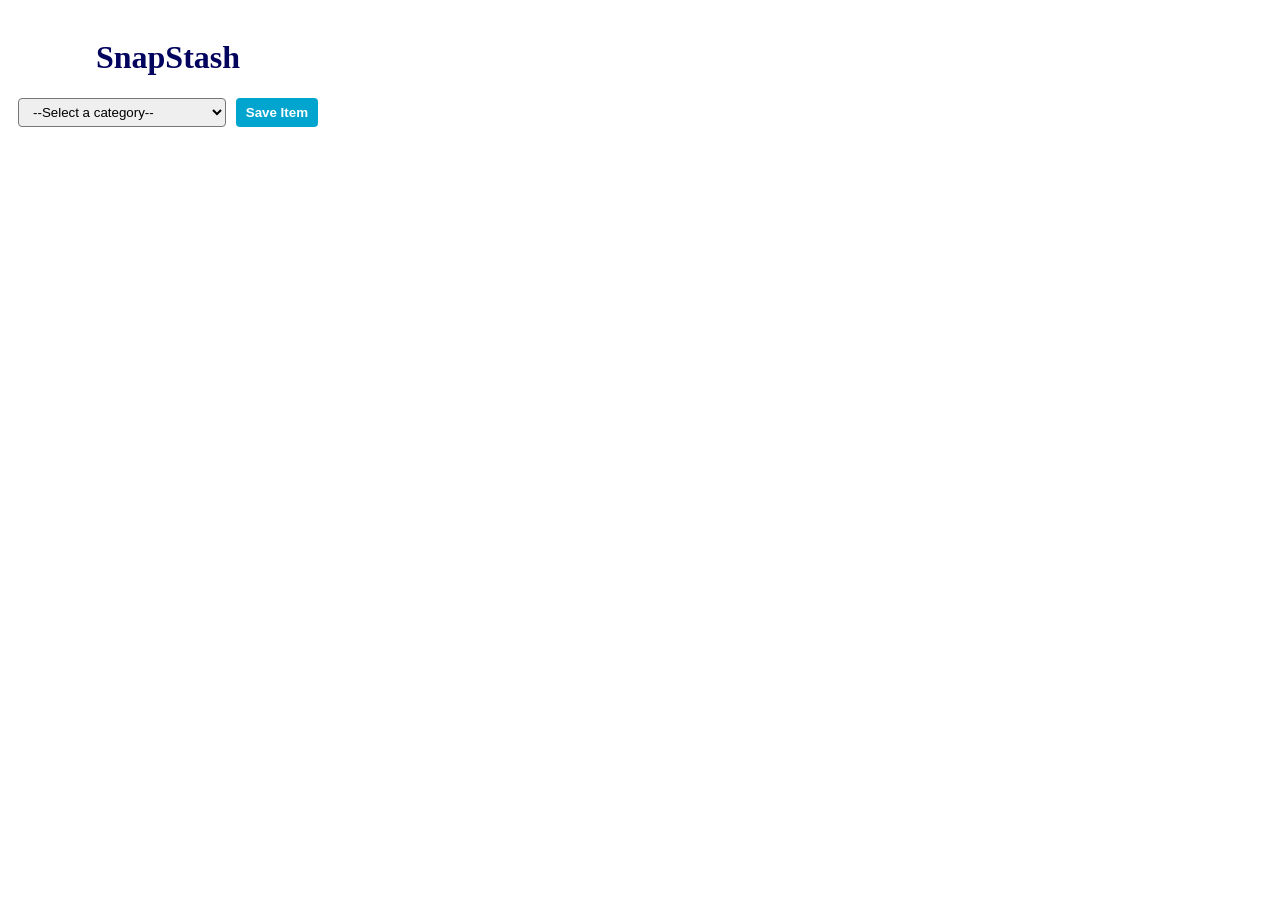
<file: Scrim 10/index.html>
<!DOCTYPE html>
<html>
<head>
  <title>Shopping List</title>
  <link rel="stylesheet" href="https://cdnjs.cloudflare.com/ajax/libs/font-awesome/6.0.0-beta3/css/all.min.css">
  <link rel="stylesheet" type="text/css" href="assets/css/index.css">
</head>
<body>
   <h1>SnapStash</h1>
   <div id="itemPreview"></div>
   <div class="controls">
      <select id="category">
         <option value="">--Select a category--</option>
         <option value="Books">Books</option>
         <option value="Clothes">Clothes</option>
         <option value="Shoes">Shoes</option>
         <option value="Electronics">Electronics</option>
         <option value="Pets">Pets</option>
         <option value="Health">Health</option>
      </select>
      <button id="saveButton">Save Item</button>
   </div>
   <ul id="itemList"></ul>
   <script src="index.js"></script>
</body>
</html>
</file>
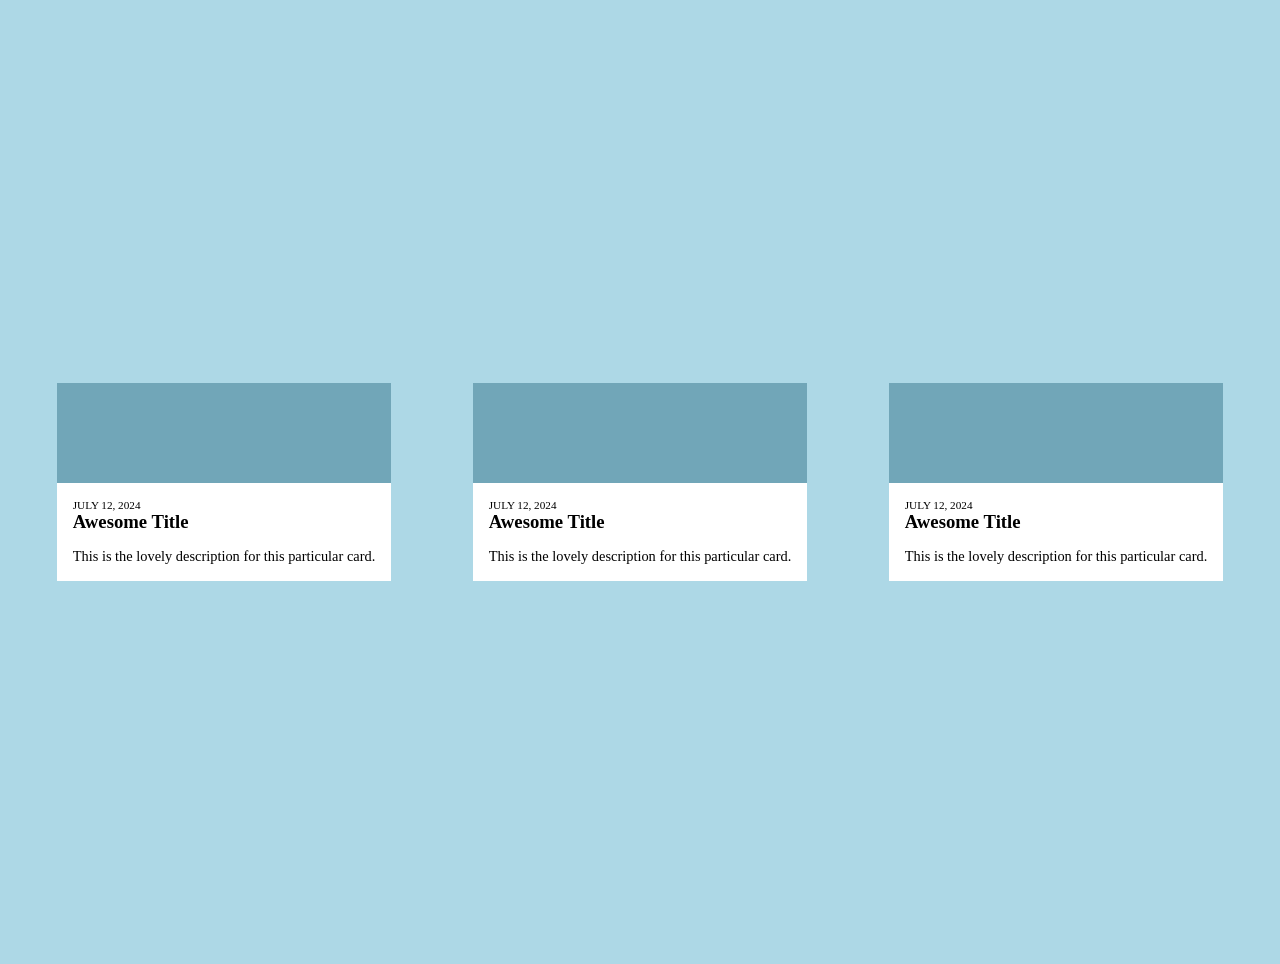
<file: Scrim 2/index.html>
<html>
    <head>
        <link rel="stylesheet" href="assets/css/index.css">
    </head>
    <body>
        <div class="card">
            <span></span>
            <div class="content">
                <p class="date">July 12, 2024</p>
                <h3>Awesome Title</h3>
                <p class="desc">This is the lovely description for this particular card.</p>
            </div>
        </div>
        <div class="card">
            <span></span>
            <div class="content">
                <p class="date">July 12, 2024</p>
                <h3>Awesome Title</h3>
                <p class="desc">This is the lovely description for this particular card.</p>
            </div>
        </div>
        <div class="card">
            <span></span>
            <div class="content">
                <p class="date">July 12, 2024</p>
                <h3>Awesome Title</h3>
                <p class="desc">This is the lovely description for this particular card.</p>
            </div>
        </div>
    </body>
</html>
</file>
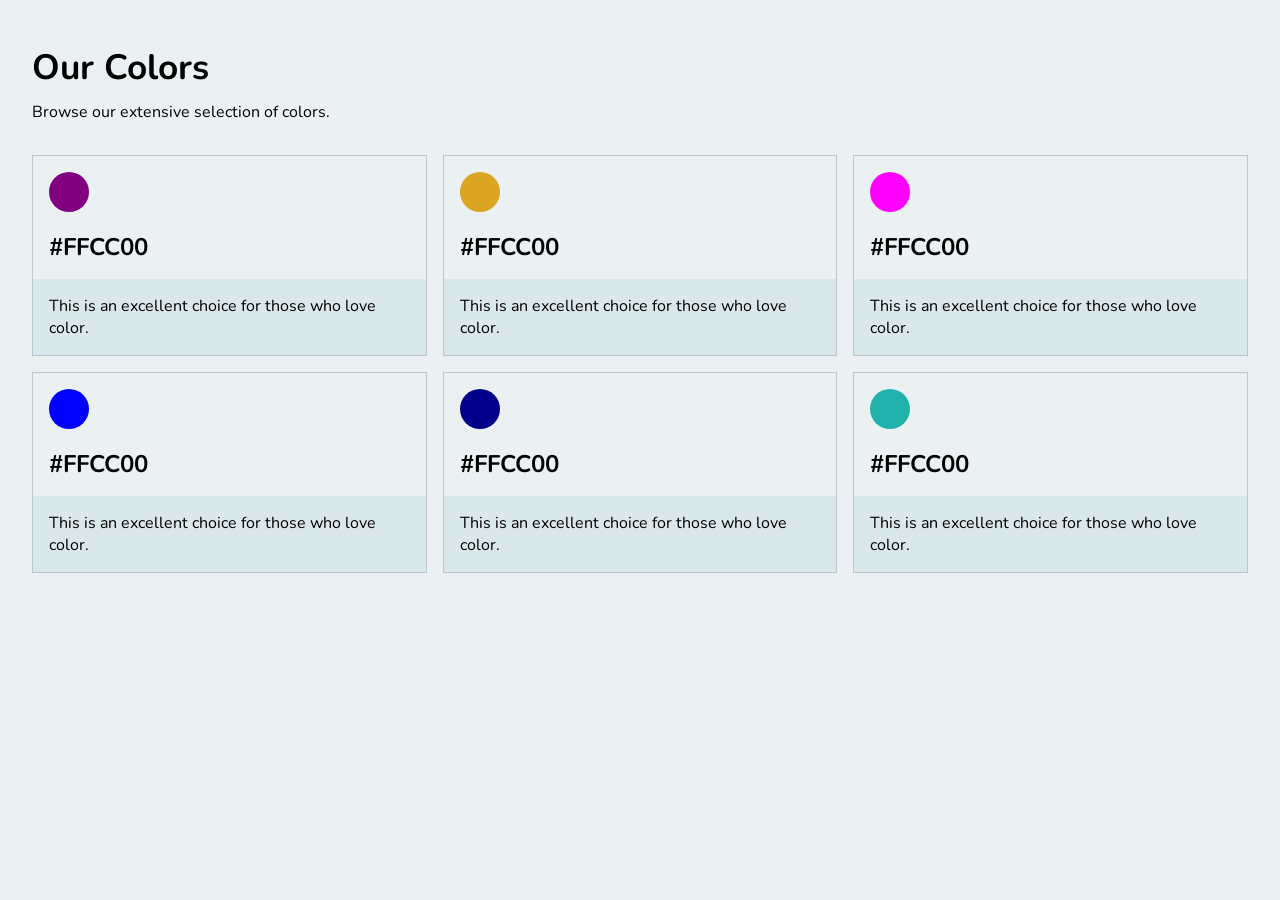
<file: Scrim 4/index.html>
<html>
    <head>
        <link rel="stylesheet" href="assets/css/index.css">
    </head>
    <body>
        <div class="container">
            <h1>Our Colors</h1>
            <p class="subheading">Browse our extensive selection of colors.</p>
            
            <div class='color-container'>
                <div class="color">
                    <span></span>
                    <p class="code">#FFCC00</p>
                    <p class="desc">This is an excellent choice for those who love color.</p>
                </div>
                <div class="color">
                    <span></span>
                    <p class="code">#FFCC00</p>
                    <p class="desc">This is an excellent choice for those who love color.</p>
                </div>
                <div class="color">
                    <span></span>
                    <p class="code">#FFCC00</p>
                    <p class="desc">This is an excellent choice for those who love color.</p>
                </div>
                <div class="color">
                    <span></span>
                    <p class="code">#FFCC00</p>
                    <p class="desc">This is an excellent choice for those who love color.</p>
                </div>
                <div class="color">
                    <span></span>
                    <p class="code">#FFCC00</p>
                    <p class="desc">This is an excellent choice for those who love color.</p>
                </div>
                <div class="color">
                    <span></span>
                    <p class="code">#FFCC00</p>
                    <p class="desc">This is an excellent choice for those who love color.</p>
                </div>
            </div>
        </div>
    </body>
</html>
</file>
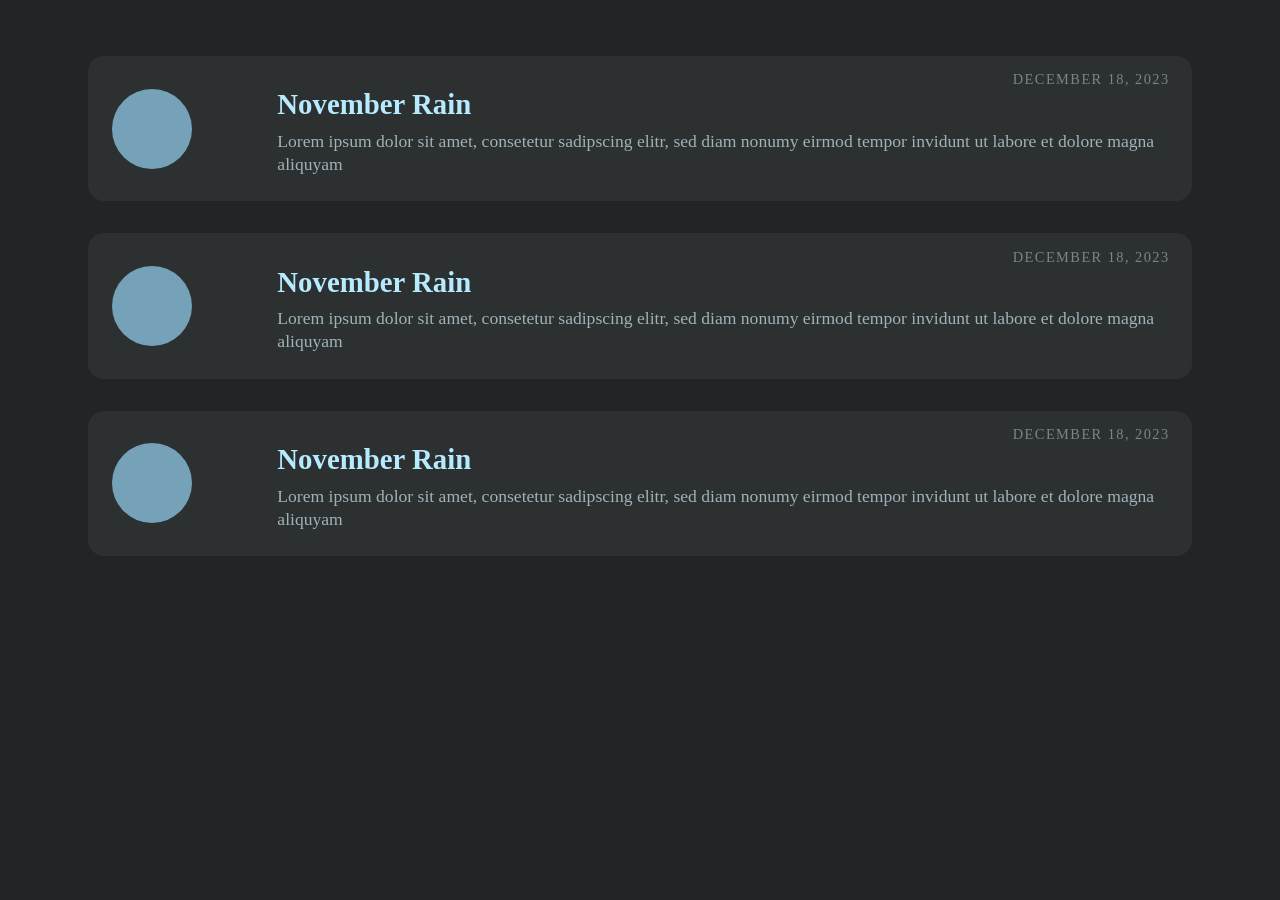
<file: Scrim 5/index.html>
<html>
    <head>
        <link rel="stylesheet" href="assets/css/index.css">
    </head>
    <body>
        <div class="container">
            <div class="card">
                <span></span>
                <div class="content">
                    <p class="date">December 18, 2023</p>
                    <h3>November Rain</h3>
                    <p class="desc">Lorem ipsum dolor sit amet, consetetur sadipscing elitr, sed diam nonumy eirmod tempor invidunt ut labore et dolore magna aliquyam</p>
                </div>
            </div>
            <div class="card">
                <span></span>
                <div class="content">
                    <p class="date">December 18, 2023</p>
                    <h3>November Rain</h3>
                    <p class="desc">Lorem ipsum dolor sit amet, consetetur sadipscing elitr, sed diam nonumy eirmod tempor invidunt ut labore et dolore magna aliquyam</p>
                </div>
            </div>
            <div class="card">
                <span></span>
                <div class="content">
                    <p class="date">December 18, 2023</p>
                    <h3>November Rain</h3>
                    <p class="desc">Lorem ipsum dolor sit amet, consetetur sadipscing elitr, sed diam nonumy eirmod tempor invidunt ut labore et dolore magna aliquyam</p>
                </div>
            </div>
        </div>
    </body>
</html>
</file>
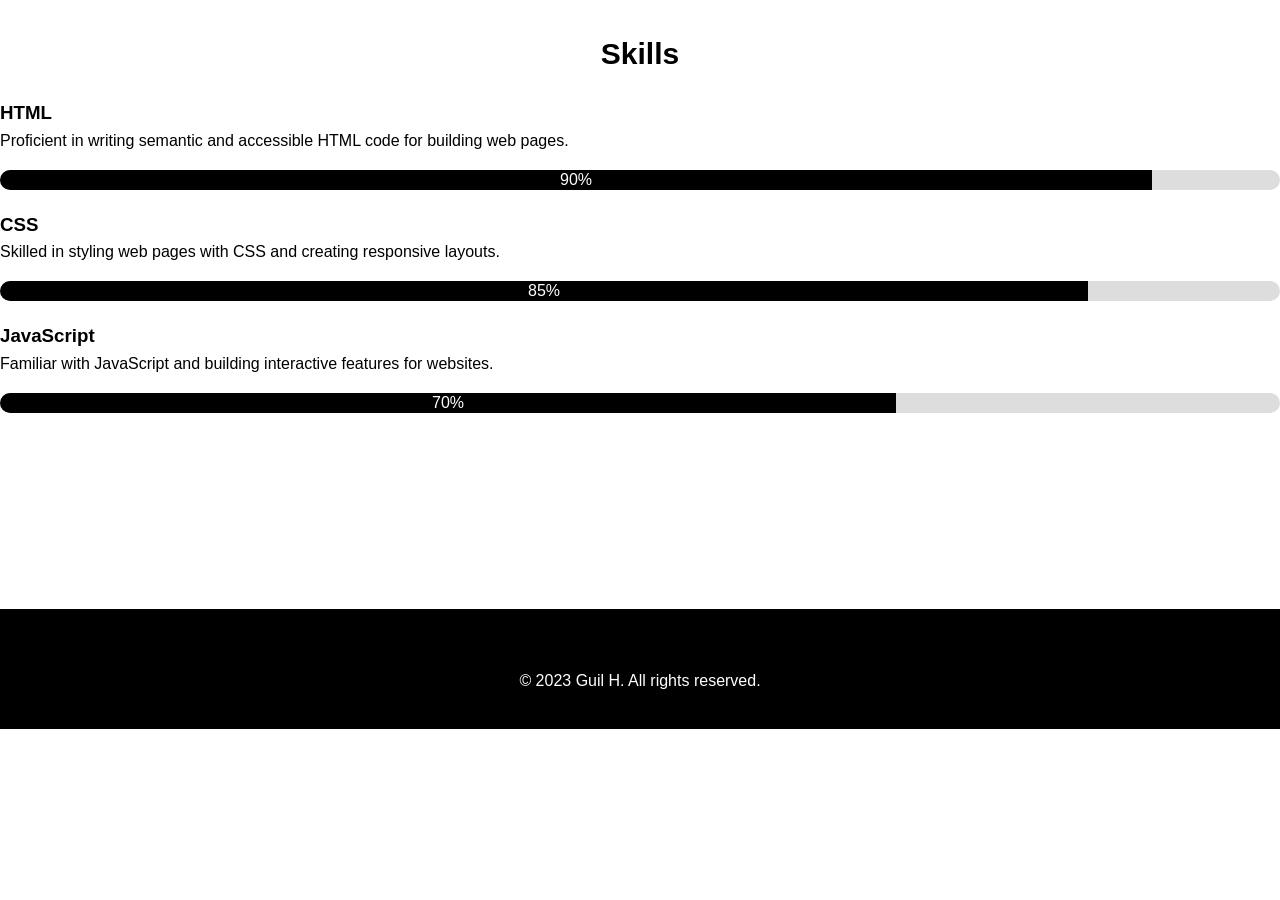
<file: Scrim 8/index.html>
<!DOCTYPE html>
<html>
   <head>
      <meta charset="utf-8">
      <title>Scrim 8</title>
      <link rel="stylesheet" href="./assets/css/index.css">
   </head>

   <body>
      <main>
         <!-- Skills Section -->       
         <section id="skills">  
            <h2>Skills</h2>       

            <div class="skill">                        
               <h3>HTML</h3>
               <p>Proficient in writing semantic and accessible HTML code for building web pages.</p>            
               <div class="progress-bar">
                  <div class="progress" style="width: 90%;">90%</div>
               </div>
            </div>
        
            <div class="skill">
               <h3>CSS</h3>
               <p>Skilled in styling web pages with CSS and creating responsive layouts.</p>             
               <div class="progress-bar">
                  <div class="progress" style="width: 85%;">85%</div>
               </div>
            </div>

            <div class="skill">
               <h3>JavaScript</h3>
               <p>Familiar with JavaScript and building interactive features for websites.</p>
               <div class="progress-bar">
                  <div class="progress" style="width: 70%;">70%</div>
               </div>
            </div>
         </section>
      </main>

      <footer>
         <div class="social-icons">
            <a href="https://www.linkedin.com/your-profile" target="_blank"><i class="fab fa-linkedin"></i></a>
            <a href="https://twitter.com/your-handle" target="_blank"><i class="fab fa-twitter"></i></a>
            <a href="https://www.instagram.com/your-handle" target="_blank"><i class="fab fa-instagram"></i></a>
        </div>
        <p>&copy; 2023 Guil H. All rights reserved.</p>
      </footer>
   </body>
</html>
</file>
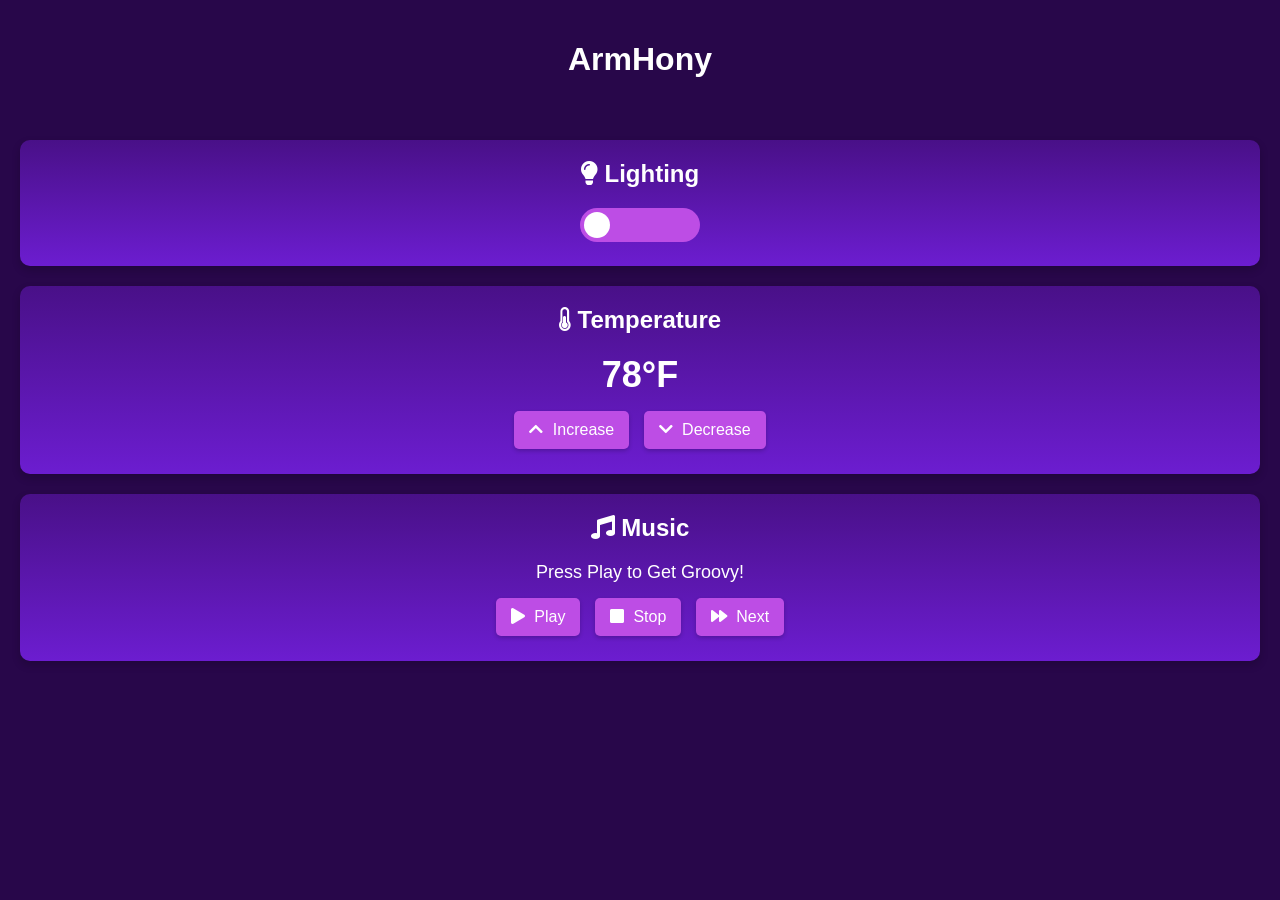
<file: Scrim 9/index.html>
<!DOCTYPE html>
<html lang="en">
<head>
    <meta charset="UTF-8">
    <meta name="viewport" content="width=device-width, initial-scale=1.0">
    <link rel="stylesheet" href="https://cdnjs.cloudflare.com/ajax/libs/font-awesome/5.15.3/css/all.min.css">
    <link rel="stylesheet" href="assets/css/index.css">
    <link rel="manifest" href="manifest.json">
    <title>Smart Home Interface</title>
</head>
<body>
    <header>
        <h1>ArmHony</h1>
    </header>
    <main>
        <section id="lighting">
            <h2><i class="fas fa-lightbulb"></i> Lighting</h2>
            <label class="switch">
                <input type="checkbox" id="toggleLights">
                <span class="slider"></span>
            </label>
        </section>
        <section id="temperature">
            <h2><i class="fas fa-thermometer-half"></i> Temperature</h2>
            <div class="temperature-display" id="temperatureDisplay">78°F</div>
            <button id="increaseTemp"><i class="fas fa-chevron-up"></i> Increase</button>
            <button id="decreaseTemp"><i class="fas fa-chevron-down"></i> Decrease</button>
        </section>
        <section id="music">
            <h2><i class="fas fa-music"></i> Music</h2>
            <div class="song-name" id="songName">Press Play to Get Groovy!</div>
            <button id="playPause"><i class="fas fa-play"></i> Play</button>
            <button id="stop"><i class="fas fa-stop"></i> Stop</button>
            <button id="nextTrack"><i class="fas fa-forward"></i> Next</button>
        </section>
    </main>
    <script src="index.js"></script>
</body>
</html>
</file>
<file: Scrim 10/assets/css/index.css>
body {
  width: 300px;
  padding: 10px;
}

h1, h2 {
  color: #03045e;
}

h2 {
  margin-bottom: 0;
}

h1 {
  text-align: center;
}

a {
  color: #00b4d8;
  line-height: 1.5;
}

.controls {
  display: flex;
  gap: 10px;
  margin-top: 15px;
  margin-bottom: 20px;
}

select {
  flex: 1;
}

button {
  background-color: #00A5cf;
  border: none;
  color: white;
  font-weight: bold;
  cursor: pointer;
}

.controls button:hover {
  background-color: #08b4df;
}

select, button {
  padding: 5px 10px;
  border-radius: 4px;
}

.category-list {
  list-style: none;
  padding: 0;
  margin: 10px 0;
}

ul {
  list-style-type: none;
  padding: 0;
}

li {
  margin-bottom: 5px;
}

.item-container {
  display: flex;
  justify-content: space-between;
  align-items: center;
  gap: 10px;
  margin-bottom: 10px;
}

.item-info {
  flex: 1;
}

.deleteButton {
  border: none;
  background-color: #e3e3e3;
  color: #999;
  cursor: pointer;
}

.deleteButton:hover {
  background-color: #e3e3e3;
  color: #333;
}

.deleteButton:active {
  background-color: #e3e3e3;
  color: #000;
}
</file>
<file: Scrim 2/assets/css/index.css>
html, body {
    margin: 0;
    padding: 0;
}

body {
    height: 100vh;
    display: grid;
    grid-template-columns: repeat(3, auto);
    place-items: center;
    background: lightblue;
    grid-gap: 2em;
}

.card {
    background: white;
}
span {
    height: 100px;
    display: block;
    width: 100%;
    background: #71A6B8;
}

p.date {
    text-align: center;
    font-size: .7em;
    text-transform: uppercase;
}
h3 {
    margin: 0;
}
p.desc {
    font-size: .9em;
}

/* 
   Use the following properties
   to fix the alignment and white
   space issues on the rulesets
   below this comment.
   
   margin, padding, text-align
   
*/

body {
    padding: 2em;
}
.content {
    padding: 1em;
}

p.date {
    text-align: left;
    margin: 0;
}

h3 {

}

p.desc {
    margin-bottom: 0;
}
</file>
<file: Scrim 4/assets/css/index.css>
@import url('https://fonts.googleapis.com/css?family=Nunito:400,700&display=swap');

html, body {
    margin: 0;
    padding: 0;
    font-family: 'Nunito';
}

body {
    background: #EBF1F3;
    height: 100vh;
}

.container {
    padding: 2em;
}
h1 {
    font-size: 1.2em;
    margin: .3em 0;
}
p.subheading {
    margin-top: 0;
    margin-bottom: 2em;
}
.color-container {
    display: grid;
    grid-template-columns: repeat(3, 150px);
    grid-gap: 1em;
}
.color {
    border: 1px solid #B8C8CE;
    padding: 1em 1em 0;
}
span {
    width: 40px;
    height: 40px;
    display: block;
    border-radius: 50%;
}
.color:nth-of-type(1) span { background: purple; }
.color:nth-of-type(2) span { background: goldenrod; }
.color:nth-of-type(3) span { background: magenta; }
.color:nth-of-type(4) span { background: blue; }
.color:nth-of-type(5) span { background: darkblue; }
.color:nth-of-type(6) span { background: lightseagreen; }

p.code {
    font-size: .8em;
    margin-bottom: 0;
    margin-top: .8em;
}
p.desc {
    margin-bottom: 0;
    background: #DAE7EB;
    margin: 1em -1em 0;
    padding: 1em;
}

/* Overwrites for scalable layouts */

.color-container {
    grid-template-columns: repeat(3, auto);
}

h1 {
    font-size: 2.2em;
}

p.code {
    font-size: 1.5em;
    font-weight: bold;
}
</file>
<file: Scrim 5/assets/css/index.css>
html, body {
    margin: 0;
    padding: 0;
}

body {
    background: #212527;
    color: #9FB2B9;
}

.container {
    display: grid;
    width: 100%;
    margin: 2em auto 0;
}

.card {
    background: #2C3031;
    display: grid;
    grid-template-columns: 1fr 5fr;
    align-items: center;
    border-radius: 1em;
    margin-bottom: 2em;
    padding: 1.5em;                             /* Solves the issue of the card being too small and the text being cramped. Replaces most of the margin and padding used in other selectors. */
}

p, h3 {
    margin: 0;
}

h3 {
    margin-left: 1em;
    margin-top: .5em;
    color: #B6EAFF;
}

span {
    width: 5em;
    height: 5em;
    background: #75A2B8;
    border-radius: 50%;
    margin-left: 1em;
}

/* 

   Your fixes below:
   
   My solution included using the following properties:  
   width, background, padding, margin,
   text-transform, font-size, letter-spacing & color
   
*/

.container {
    /* margin: 0; */
    width: 90%;
}

.card {
    margin: 1.5em;
    margin-bottom: .5em;
    padding: .5em;
}

p.date {
    text-align: right;
    margin-right: 1em;
    margin-top: .5em;
    font-size: .9em;
    text-transform: uppercase;
    letter-spacing: .1em;
    color: #7A8587;
}

h3 {
    margin-left: 0;
    margin-top: 0;
    font-size: 1.8em;
}

.desc{
    margin-bottom: 1em;
    margin-top: .5em;
    font-size: 1.1em;
    margin-right: 1em;
    line-height: 1.3em;
}
</file>
<file: Scrim 8/assets/css/index.css>
/* Reset default margin and padding for all elements */
body, h1, h2, h3, p, ul, li {
    margin: 0;
    padding: 0;
}

h2 {
    font-size: 30px;
    text-align: center;
    margin-bottom: 20px;
}

p {
    margin-bottom: 16px;
}

section {
    margin: 30px 0;
}

/* Set a black-and-white color scheme */
body {
    background-color: #fff;
    color: #000;
    font-family: 'Arial', sans-serif;
    line-height: 1.6; /* Generous line height for easier reading */
}

/* Horizontal header with center-aligned content */
header {
    background-color: #000;
    color: #fff;
    padding: 20px 0;
    text-align: center;
}

header h1 {
    font-size: 32px;
}

nav ul {
    list-style: none;
}

nav li {
    display: inline-block;
    margin-right: 20px;
}

nav li a {
    text-decoration: none;
    color: #fff;
    font-size: 18px;
}

nav a:hover {
    text-decoration: underline;
}

/* Style the About section */
#about {
    text-align: center;
}

.about-content {
    margin-top: 30px; /* Add visual space between header and content */
}

.about-content img {
    width: 150px;
    height: 150px;
    border-radius: 50%;
    margin-bottom: 20px; /* Add visual space below the picture */
}

/* Style the Skills section */
.skill {
    margin-bottom: 20px;
}

/* Create the progress bar */
.progress-bar {
    background-color: #ddd;
    height: 20px;
    border-radius: 10px;
    overflow: hidden;
}

.progress {
    background-color: #000;
    height: 100%;
    color: #fff;
    line-height: 20px;
    text-align: center;
}

/* Style the footer */
footer {
    background-color: #000;
    color: #fff;
    text-align: center;
    padding: 20px;
   margin-top: 12.3em;
}

.social-icons a {
    color: #fff;
    font-size: 24px;
    margin-right: 10px;
}

/* Media Query for Responsive Layout */
@media (max-width: 768px) {
    header {
        padding: 10px;
    }

    header h1 {
        font-size: 24px;
    }

    nav li {
        display: block;
        margin: 10px 0;
    }

    #about {
        padding: 20px;
    }

    .about-content img {
        width: 100px;
        height: 100px;
    }
}
</file>
<file: Scrim 9/assets/css/index.css>
body {
    margin: 0;
    padding: 0;
    font-family: Arial, sans-serif;
    background-color: #28074a;
    color: white;
}

header {
    text-align: center;
    padding: 20px;
}

main {
    padding: 20px;
}

/* 
  Challenge: UI adjustments
    * Center align the content inside each section
      and add more spacing around the content
    * Adjust the space between the buttons
 */

section {
    background: linear-gradient(to bottom, #491088, #6c1dd0);
    border-radius: 10px;
    padding: 20px;
    margin-bottom: 20px;
    text-align: center;
    box-shadow: 0px 4px 8px rgba(0, 0, 0, 0.2);
}

h2 {
    margin-top: 0;
    font-size: 24px;
}

button {
    background-color: #bd4de5;
    color: white;
    border: none;
    border-radius: 5px;
    padding: 10px 15px;
    margin: 5px;
    font-size: 16px;
    cursor: pointer;
    box-shadow: 0px 2px 4px rgba(0, 0, 0, 0.2);
}

button:hover {
    background-color: #ff19db;
}

button:active {
    outline: none;
    box-shadow: 0px 0px 10px rgba(255, 25, 219, 0.8);
}

button i {
    margin-right: 5px;
}

/* Toggle Switch Styles */
.switch {
    position: relative;
    display: inline-block;
    width: 120px;
    height: 34px;
}

.switch input {
    display: none;
}

.slider {
    position: absolute;
    cursor: pointer;
    top: 0;
    left: 0;
    right: 0;
    bottom: 0;
    background-color: #bd4de5;
    transition: 0.4s;
    border-radius: 34px;
}

.slider:before {
    position: absolute;
    content: "";
    height: 26px;
    width: 26px;
    left: 4px;
    bottom: 4px;
    background-color: white;
    transition: 0.4s;
    border-radius: 50%;
}

/* Temperature Display */
.temperature-display {
    font-size: 36px;
    font-weight: bold;
    margin: 10px 0;
}

/* Song Name Display */
.song-name {
    font-size: 18px;
    margin: 10px 0;
    text-align: center;
}

input:checked + .slider {
    background-color: #ff19db; 
}

input:checked + .slider:before {
    transform: translateX(85px);
}

@media screen and (max-width: 600px) {
    main {
        padding: 10px;
    }
}
</file>
